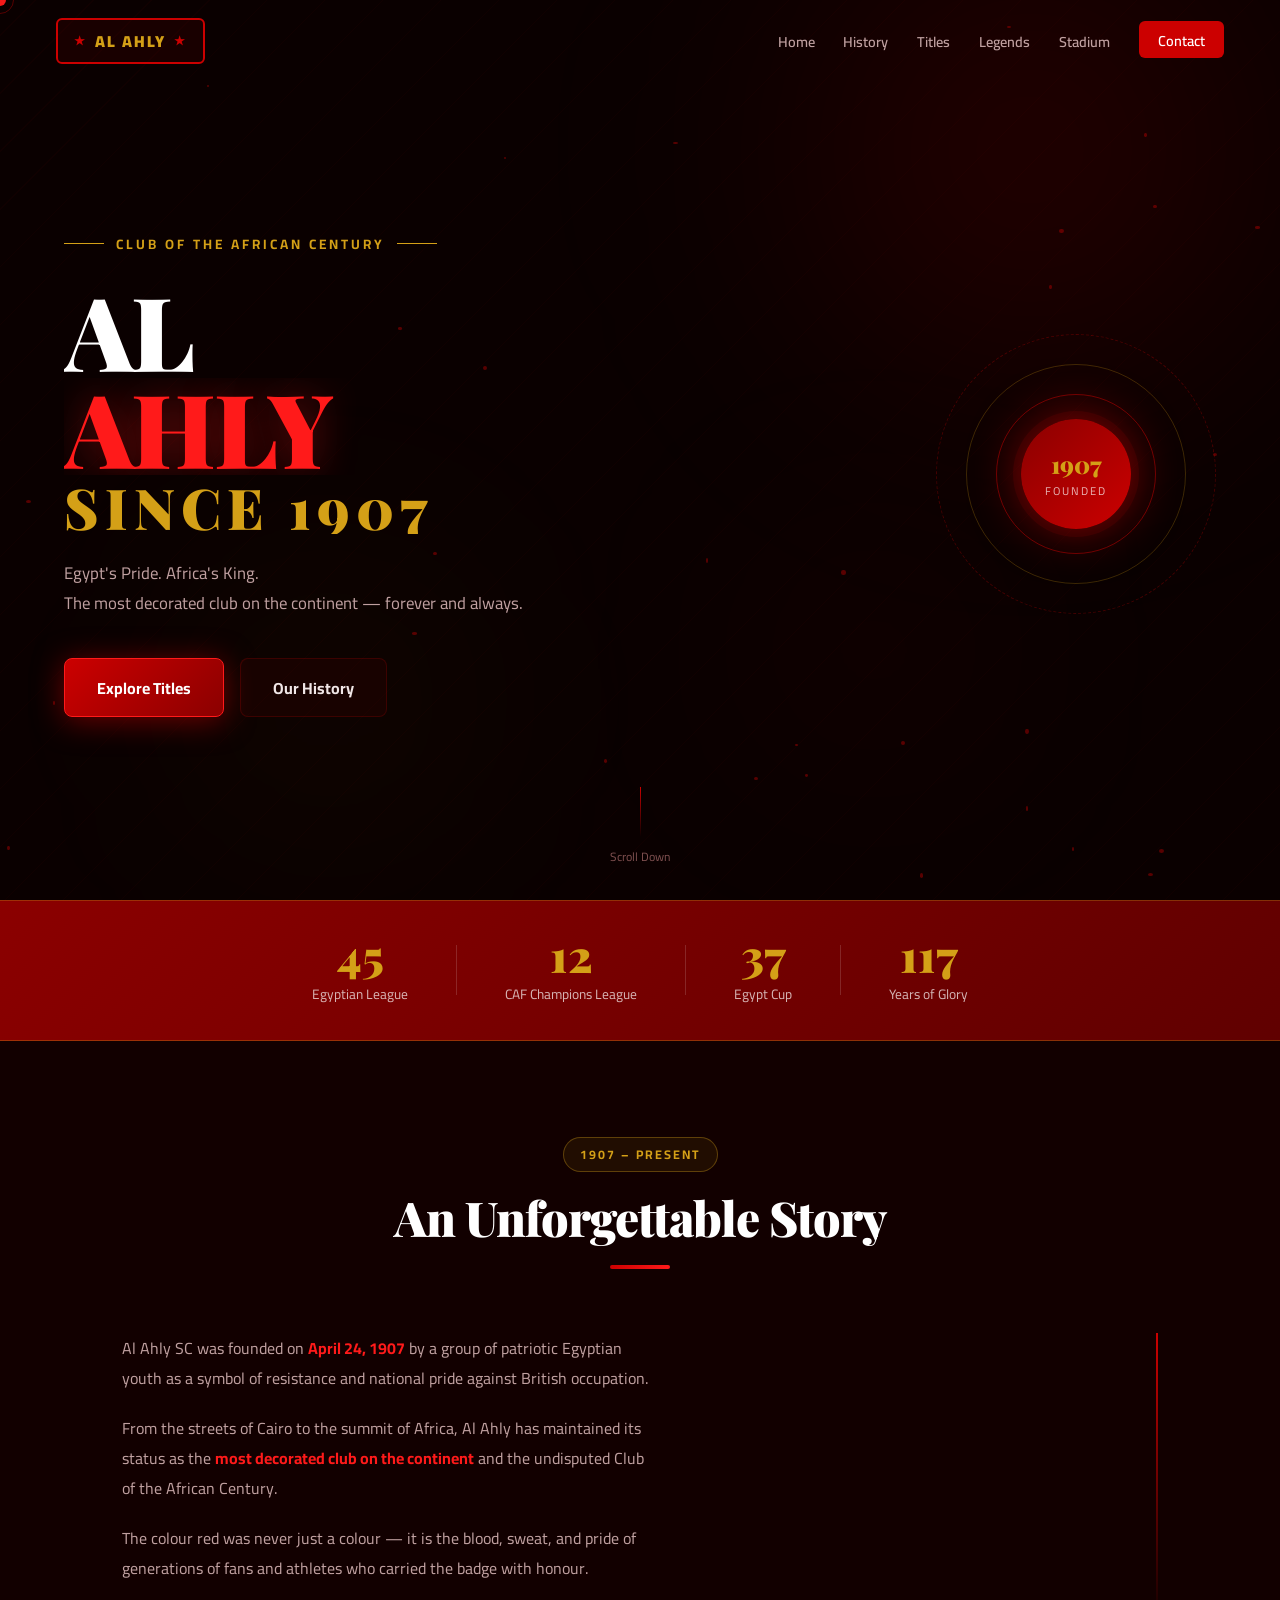
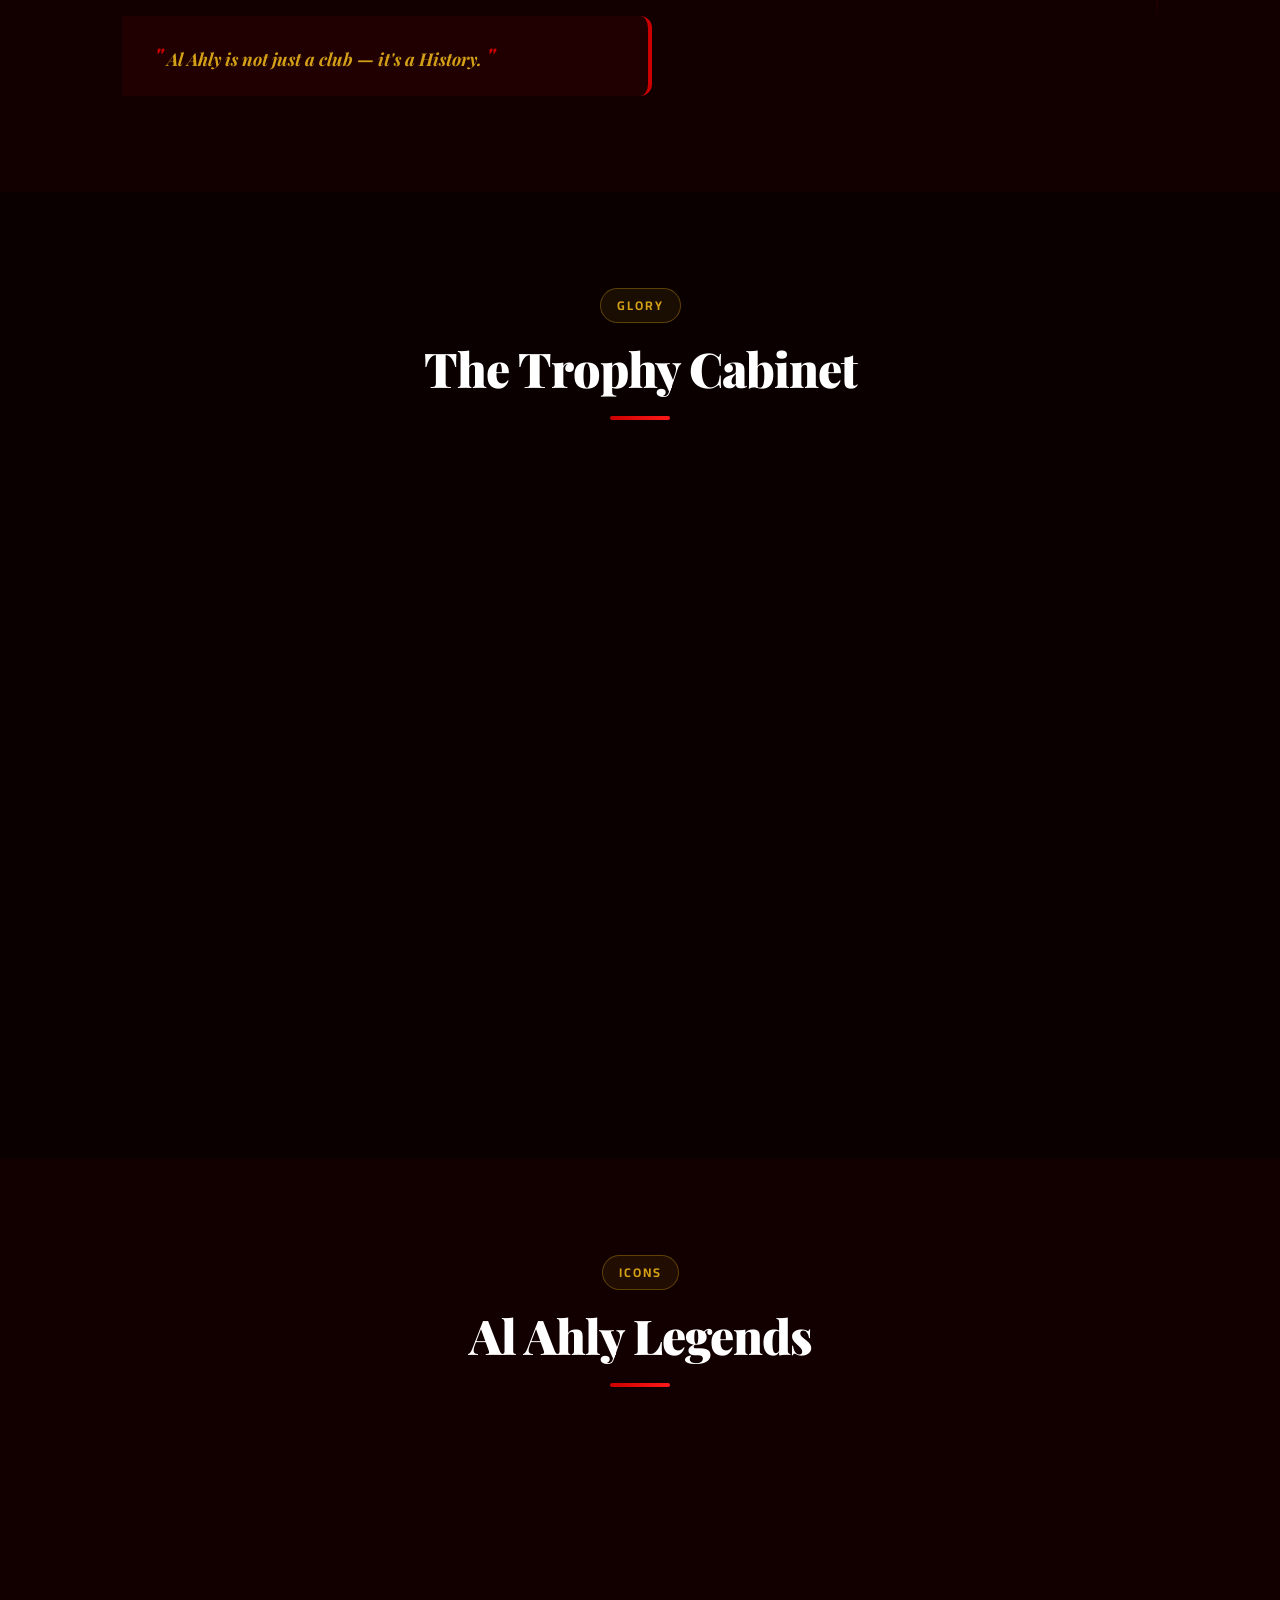
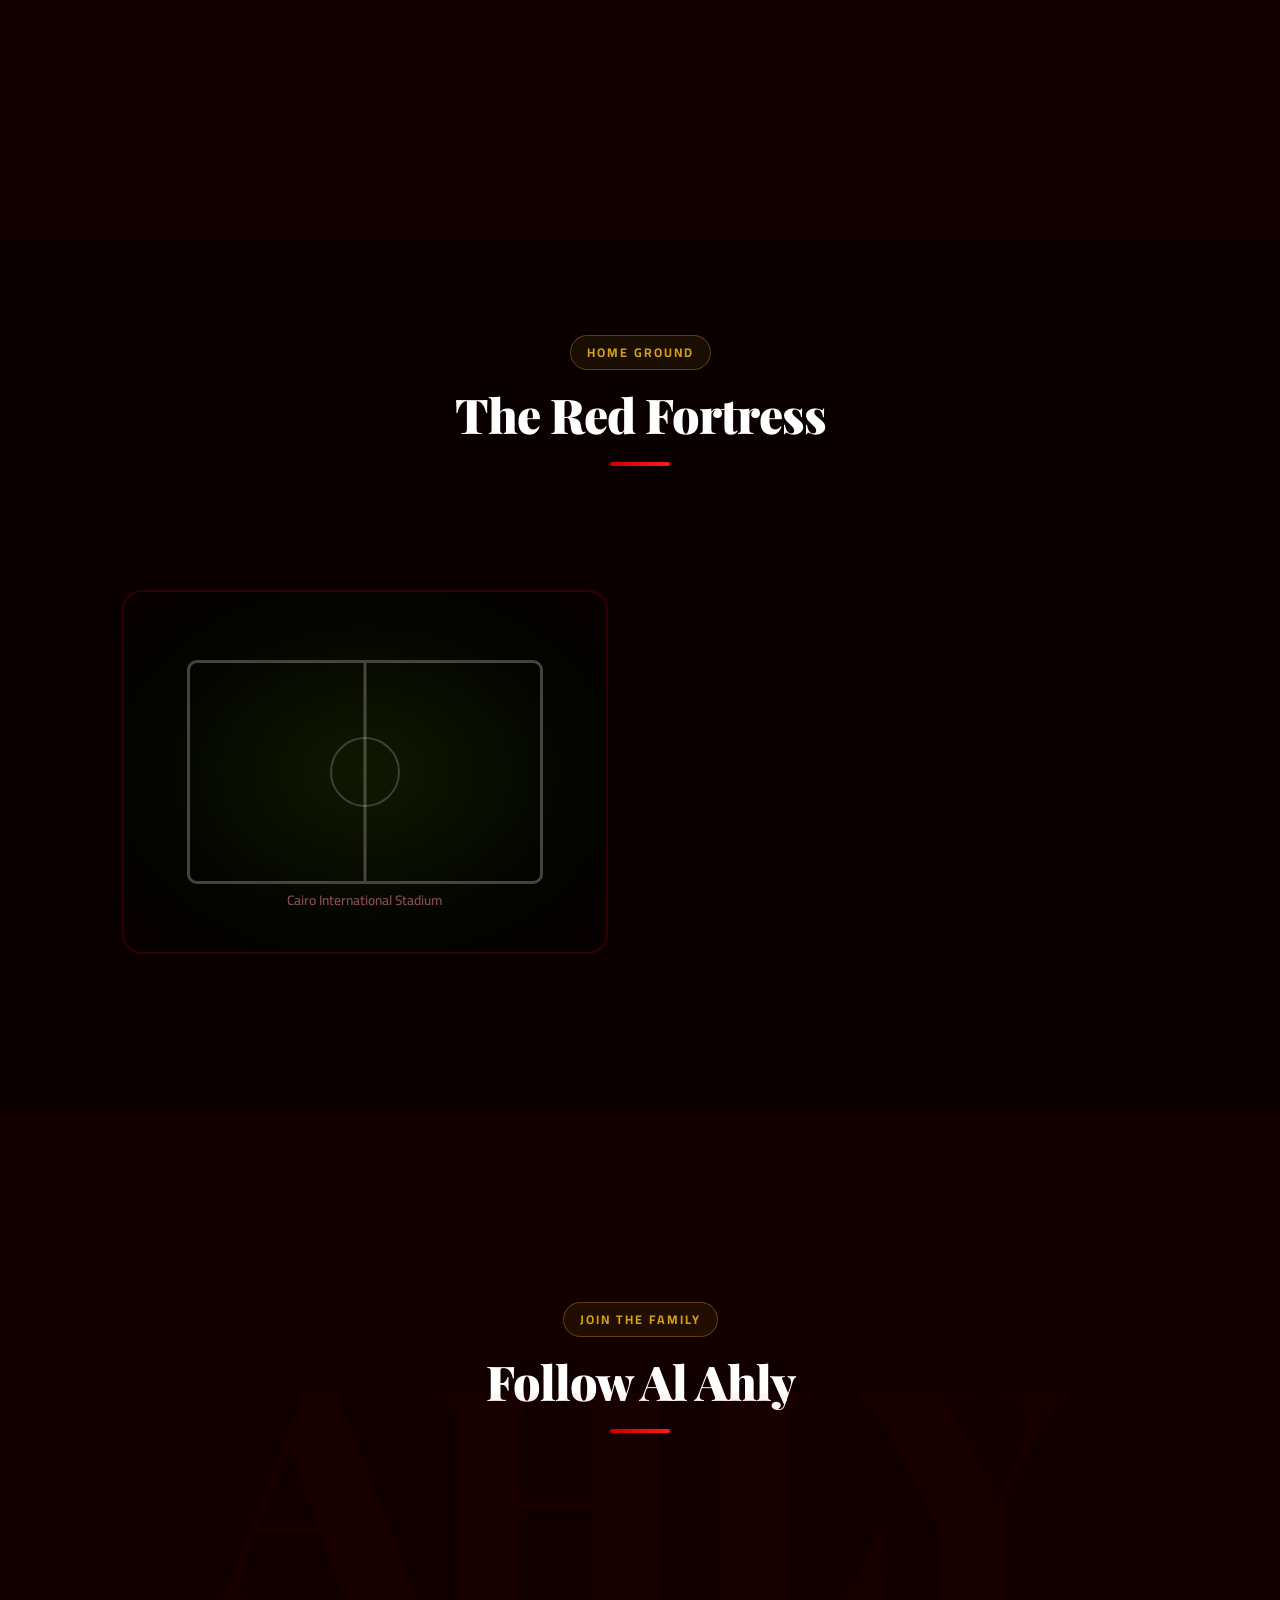
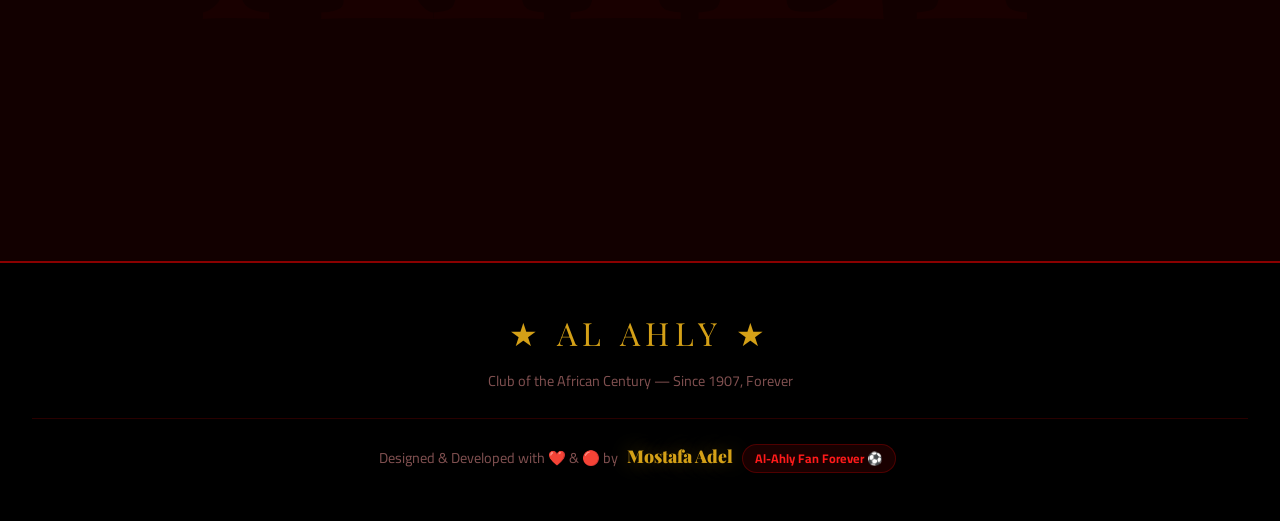
<file: index.html>
<!DOCTYPE html>
<html lang="en" dir="ltr">
<head>
  <meta charset="UTF-8"/>
  <meta name="viewport" content="width=device-width, initial-scale=1.0"/>
  <title>Al Ahly SC — The Club of the Century</title>
  <style>/* ===== RESET ===== */
*, *::before, *::after { box-sizing: border-box; margin: 0; padding: 0; }
html { scroll-behavior: smooth; }
body {
  font-family: 'Cairo', sans-serif;
  background: #0a0000;
  color: #f0e6e6;
  overflow-x: hidden;
  cursor: none;
}

/* ===== VARIABLES ===== */
:root {
  --red: #cc0000;
  --red-bright: #ff1a1a;
  --red-dark: #8b0000;
  --gold: #d4a017;
  --gold-light: #f0c040;
  --black: #0a0000;
  --surface: #120000;
  --surface2: #1a0000;
  --border: rgba(204,0,0,0.2);
  --text: #f0e6e6;
  --text-muted: #c0a0a0;
  --text-dim: #805050;
  --radius: 14px;
  --tr: 0.35s cubic-bezier(0.4,0,0.2,1);
}

/* ===== CURSOR ===== */
.cursor {
  position: fixed; width: 12px; height: 12px;
  background: var(--red-bright); border-radius: 50%;
  pointer-events: none; z-index: 9999;
  transform: translate(-50%,-50%);
  transition: width 0.2s, height 0.2s, background 0.2s;
  mix-blend-mode: difference;
}
.cursor.hover { width: 28px; height: 28px; background: var(--gold); }
.cursor-trail {
  position: fixed; width: 28px; height: 28px;
  border: 1px solid rgba(204,0,0,0.4); border-radius: 50%;
  pointer-events: none; z-index: 9998;
  transform: translate(-50%,-50%);
  transition: left 0.12s ease, top 0.12s ease;
}

/* ===== NAVBAR ===== */
.navbar {
  position: fixed; inset: 0 0 auto;
  display: flex; align-items: center; justify-content: space-between;
  padding: 1.1rem 3.5rem; z-index: 100;
  background: transparent;
  transition: background var(--tr), box-shadow var(--tr);
}
.navbar.scrolled {
  background: rgba(10,0,0,0.94);
  backdrop-filter: blur(14px);
  box-shadow: 0 1px 0 var(--border);
}
.logo-emblem {
  border: 2px solid var(--red);
  padding: 6px 16px; border-radius: 6px;
  position: relative;
  background: rgba(204,0,0,0.08);
}
.emblem-inner {
  display: flex; align-items: center; gap: 8px;
  font-family: 'Cairo', sans-serif;
  font-size: 1rem; font-weight: 900; color: var(--gold);
  letter-spacing: 2px;
}
.emblem-star { color: var(--red); font-size: 0.75rem; }
.nav-links { display: flex; gap: 1.8rem; list-style: none; }
.nav-links a {
  color: var(--text-muted); text-decoration: none;
  font-size: 0.9rem; font-weight: 600;
  transition: color var(--tr);
  position: relative; padding-bottom: 3px;
}
.nav-links a::after {
  content: ''; position: absolute; bottom: 0; left: 50%; right: 50%;
  height: 2px; background: var(--red);
  transition: left var(--tr), right var(--tr);
}
.nav-links a:hover { color: #fff; }
.nav-links a:hover::after { left: 0; right: 0; }
.nav-cta {
  background: var(--red) !important; color: #fff !important;
  padding: 0.4rem 1.2rem; border-radius: 6px;
}
.nav-cta:hover { background: var(--red-bright) !important; }
.nav-cta::after { display: none !important; }
.hamburger { display: none; background: none; border: none; color: var(--text); font-size: 1.4rem; cursor: none; }

/* MOBILE MENU */
.mobile-menu {
  display: none; position: fixed; inset: 0; z-index: 99;
  background: rgba(10,0,0,0.98);
  flex-direction: column; align-items: center; justify-content: center;
}
.mobile-menu.open { display: flex; }
.close-mobile {
  position: absolute; top: 1.5rem; left: 1.5rem;
  background: none; border: none; color: var(--text); font-size: 1.5rem; cursor: none;
}
.mobile-menu ul { list-style: none; text-align: center; }
.mobile-menu ul li { margin: 1.2rem 0; }
.mobile-menu ul li a {
  font-size: 2rem; font-weight: 900;
  color: var(--text); text-decoration: none;
  transition: color var(--tr);
}
.mobile-menu ul li a:hover { color: var(--red-bright); }

/* ===== HERO ===== */
.hero {
  min-height: 100vh;
  display: flex; align-items: center; justify-content: space-between;
  position: relative; overflow: hidden;
  padding: 7rem 4rem 4rem;
}
.hero-bg { position: absolute; inset: 0; z-index: 0; }
.diagonal-lines {
  position: absolute; inset: 0;
  background-image: repeating-linear-gradient(
    -45deg,
    transparent,
    transparent 40px,
    rgba(204,0,0,0.03) 40px,
    rgba(204,0,0,0.03) 41px
  );
}
.hero-glow {
  position: absolute; border-radius: 50%;
  filter: blur(120px); pointer-events: none;
}
.g1 { width:700px; height:700px; background:radial-gradient(circle,rgba(204,0,0,0.18),transparent 65%); top:-200px; right:-100px; }
.g2 { width:400px; height:400px; background:radial-gradient(circle,rgba(212,160,23,0.07),transparent 65%); bottom:0; left:10%; }
.g3 { width:300px; height:300px; background:radial-gradient(circle,rgba(204,0,0,0.12),transparent 65%); bottom:100px; right:20%; }
.particles { position: absolute; inset: 0; }
.particle {
  position: absolute; background: var(--red);
  border-radius: 50%; opacity: 0.4;
  animation: floatParticle linear infinite;
}
@keyframes floatParticle {
  0% { transform: translateY(0) scale(1); opacity: 0.4; }
  50% { opacity: 0.8; }
  100% { transform: translateY(-80vh) scale(0.5); opacity: 0; }
}

.hero-content { position: relative; z-index: 1; max-width: 600px; }
.hero-eyebrow {
  display: flex; align-items: center; gap: 12px;
  color: var(--gold); font-size: 0.85rem; font-weight: 700;
  letter-spacing: 3px; text-transform: uppercase; margin-bottom: 1.5rem;
}
.eyebrow-line { flex: 0 0 40px; height: 1px; background: var(--gold); }
.hero-title {
  display: flex; flex-direction: column;
  font-family: 'Playfair Display', 'Cairo', serif;
  font-size: clamp(3.5rem, 8vw, 7rem);
  font-weight: 900; line-height: 0.95;
  color: #fff; letter-spacing: -2px; margin-bottom: 1.5rem;
}
.title-line { display: block; overflow: hidden; }
.line-1 { animation: slideIn 0.8s ease 0.1s both; color: #fff; }
.line-2 { animation: slideIn 0.8s ease 0.25s both; color: var(--red-bright); text-shadow: 0 0 40px rgba(255,26,26,0.4); }
.line-3 { animation: slideIn 0.8s ease 0.4s both; color: var(--gold); font-size: 0.55em; letter-spacing: 6px; text-transform: uppercase; margin-top: 0.3rem; }
@keyframes slideIn {
  from { transform: translateY(100%); opacity: 0; }
  to { transform: translateY(0); opacity: 1; }
}
.hero-sub {
  font-size: 1.05rem; color: var(--text-muted); line-height: 1.8;
  margin-bottom: 2.5rem; animation: fadeIn 0.8s ease 0.6s both;
}
@keyframes fadeIn { from { opacity: 0; transform: translateY(15px); } to { opacity: 1; transform: translateY(0); } }
.hero-btns { display: flex; gap: 1rem; flex-wrap: wrap; animation: fadeIn 0.8s ease 0.75s both; }
.btn-fire, .btn-ghost {
  padding: 0.85rem 2rem; border-radius: 8px;
  font-weight: 700; font-size: 1rem; text-decoration: none;
  display: inline-block; transition: all var(--tr); font-family: 'Cairo', sans-serif;
}
.btn-fire {
  background: linear-gradient(135deg, var(--red), var(--red-dark));
  color: #fff; box-shadow: 0 4px 30px rgba(204,0,0,0.5);
  border: 1px solid var(--red-bright);
}
.btn-fire:hover { transform: translateY(-3px); box-shadow: 0 8px 40px rgba(204,0,0,0.7); background: linear-gradient(135deg, var(--red-bright), var(--red)); }
.btn-ghost {
  border: 1px solid var(--border); color: var(--text);
  background: rgba(204,0,0,0.06);
}
.btn-ghost:hover { border-color: var(--red); color: var(--red-bright); transform: translateY(-3px); }

/* BADGE */
.hero-badge-wrap {
  position: relative; z-index: 1;
  display: flex; align-items: center; justify-content: center;
  width: 280px; height: 280px; flex-shrink: 0;
  animation: fadeIn 1s ease 0.5s both;
}
.badge-ring {
  position: absolute; border-radius: 50%;
  border: 1px solid rgba(204,0,0,0.3);
  animation: rotateBadge linear infinite;
}
.r1 { width: 280px; height: 280px; animation-duration: 25s; border-style: dashed; }
.r2 { width: 220px; height: 220px; animation-duration: 18s; animation-direction: reverse; border-color: rgba(212,160,23,0.25); }
.r3 { width: 160px; height: 160px; animation-duration: 12s; border-color: rgba(204,0,0,0.5); }
@keyframes rotateBadge { from { transform: rotate(0deg); } to { transform: rotate(360deg); } }
.badge-center {
  position: relative; z-index: 2;
  width: 110px; height: 110px;
  background: linear-gradient(135deg, var(--red-dark), var(--red));
  border-radius: 50%; display: flex; flex-direction: column;
  align-items: center; justify-content: center;
  box-shadow: 0 0 50px rgba(204,0,0,0.6), 0 0 0 8px rgba(204,0,0,0.1);
}
.badge-year { font-family: 'Playfair Display', serif; font-size: 1.5rem; font-weight: 900; color: var(--gold); }
.badge-label { font-size: 0.7rem; color: rgba(255,255,255,0.7); letter-spacing: 2px; }

/* SCROLL HINT */
.hero-scroll-hint {
  position: absolute; bottom: 2rem; left: 50%; transform: translateX(-50%);
  display: flex; flex-direction: column; align-items: center; gap: 8px;
  color: var(--text-dim); font-size: 0.75rem; z-index: 1;
}
.scroll-line {
  width: 1px; height: 50px;
  background: linear-gradient(to bottom, var(--red), transparent);
  animation: scrollPulse 2s ease infinite;
}
@keyframes scrollPulse {
  0%,100% { opacity: 0.3; transform: scaleY(1); }
  50% { opacity: 1; transform: scaleY(1.2); }
}

/* ===== STATS BAR ===== */
.stats-bar {
  background: linear-gradient(135deg, var(--red-dark), #600000);
  border-top: 1px solid rgba(212,160,23,0.3);
  border-bottom: 1px solid rgba(212,160,23,0.3);
  padding: 2rem 0;
}
.stats-container {
  max-width: 900px; margin: 0 auto;
  display: flex; align-items: center; justify-content: center;
  gap: 3rem; flex-wrap: wrap; padding: 0 2rem;
}
.stat-item { text-align: center; }
.stat-number {
  display: block;
  font-family: 'Playfair Display', serif;
  font-size: 2.8rem; font-weight: 900; color: var(--gold);
  line-height: 1;
}
.stat-label { font-size: 0.85rem; color: rgba(255,255,255,0.7); margin-top: 4px; }
.stat-div { width: 1px; height: 50px; background: rgba(255,255,255,0.15); }

/* ===== SECTIONS ===== */
.section { padding: 6rem 0; }
.container { max-width: 1100px; margin: 0 auto; padding: 0 2rem; }
.section-header { text-align: center; margin-bottom: 4rem; }
.section-tag {
  display: inline-block;
  color: var(--gold); border: 1px solid rgba(212,160,23,0.35);
  background: rgba(212,160,23,0.08);
  padding: 5px 16px; border-radius: 999px;
  font-size: 0.78rem; font-weight: 700; letter-spacing: 2px;
  text-transform: uppercase; margin-bottom: 0.8rem;
}
.section-title {
  font-family: 'Playfair Display', 'Cairo', serif;
  font-size: clamp(2rem, 4vw, 3rem);
  font-weight: 900; color: #fff;
  letter-spacing: -1px;
}
.title-underline {
  width: 60px; height: 4px;
  background: linear-gradient(to right, var(--red), var(--red-bright));
  margin: 1rem auto 0; border-radius: 2px;
}

/* ===== HISTORY ===== */
.history-section { background: var(--surface); }
.history-grid { display: grid; grid-template-columns: 1.2fr 1fr; gap: 4rem; align-items: start; }
.history-text p {
  color: var(--text-muted); line-height: 1.9; margin-bottom: 1.2rem; font-size: 1rem;
}
.history-text strong { color: var(--red-bright); }
.history-quote {
  margin-top: 2rem; padding: 1.5rem 2rem;
  border-right: 4px solid var(--red);
  background: rgba(204,0,0,0.07);
  border-radius: 0 12px 12px 0;
  color: var(--gold); font-size: 1.1rem; font-weight: 700;
  font-family: 'Playfair Display', serif;
  font-style: italic;
}
.quote-mark { color: var(--red); font-size: 1.5rem; }
/* TIMELINE */
.history-timeline { position: relative; padding-right: 2rem; }
.history-timeline::before {
  content: ''; position: absolute; right: 0; top: 0; bottom: 0;
  width: 2px; background: linear-gradient(to bottom, var(--red), transparent);
}
.htl-item {
  display: grid; grid-template-columns: auto 20px 1fr;
  gap: 1rem; align-items: center; margin-bottom: 2rem;
}
.htl-year {
  font-family: 'Playfair Display', serif;
  font-size: 1rem; font-weight: 900; color: var(--gold); text-align: right;
}
.htl-dot {
  width: 14px; height: 14px; border-radius: 50%;
  background: var(--red); border: 2px solid var(--red-bright);
  box-shadow: 0 0 12px rgba(204,0,0,0.6);
  justify-self: center;
}
.htl-desc { color: var(--text-muted); font-size: 0.88rem; }

/* ===== TITLES ===== */
.titles-section { background: var(--black); }
.titles-grid {
  display: grid;
  grid-template-columns: 1.6fr 1fr 1fr;
  grid-template-rows: auto auto;
  gap: 1.5rem;
}
.title-card {
  background: var(--surface2); border: 1px solid var(--border);
  border-radius: var(--radius); padding: 2rem;
  text-align: center; transition: all var(--tr);
  position: relative; overflow: hidden;
}
.title-card::before {
  content: ''; position: absolute; inset: 0;
  background: linear-gradient(135deg, rgba(204,0,0,0.05), transparent);
  opacity: 0; transition: opacity var(--tr);
}
.title-card:hover { transform: translateY(-6px); border-color: var(--red); box-shadow: 0 16px 40px rgba(204,0,0,0.25); }
.title-card:hover::before { opacity: 1; }
.title-card.big { grid-column: 1; grid-row: 1 / 3; padding: 3rem 2rem; }
.title-trophy {
  font-size: 2.5rem; color: var(--gold); margin-bottom: 1rem;
  filter: drop-shadow(0 0 10px rgba(212,160,23,0.4));
}
.title-trophy.africa { color: var(--red-bright); filter: drop-shadow(0 0 10px rgba(204,0,0,0.5)); }
.title-trophy.cup { color: #c0c0c0; }
.title-trophy.super { color: var(--gold-light); }
.title-trophy.arab { color: #cd7f32; }
.title-card.big .title-trophy { font-size: 4rem; }
.title-number {
  font-family: 'Playfair Display', serif;
  font-size: 3.5rem; font-weight: 900; color: #fff; line-height: 1;
}
.title-card.big .title-number { font-size: 6rem; color: var(--gold); text-shadow: 0 0 30px rgba(212,160,23,0.3); }
.title-name { font-size: 0.95rem; font-weight: 700; color: var(--text-muted); margin-top: 0.5rem; }
.title-sub { font-size: 0.75rem; color: var(--red-bright); margin-top: 0.3rem; font-weight: 600; }
.title-stars { color: var(--gold); font-size: 0.9rem; margin-top: 0.8rem; letter-spacing: 2px; }

/* ===== LEGENDS ===== */
.legends-section { background: var(--surface); }
.legends-grid {
  display: grid;
  grid-template-columns: repeat(4, 1fr);
  gap: 1.5rem;
}
.legend-card {
  background: var(--surface2); border: 1px solid var(--border);
  border-radius: var(--radius); padding: 2rem 1.5rem;
  text-align: center; transition: all var(--tr);
  position: relative; overflow: hidden;
}
.legend-card:hover { transform: translateY(-6px); border-color: var(--red); box-shadow: 0 16px 40px rgba(204,0,0,0.3); }
.legend-card.featured-legend {
  border-color: var(--gold);
  background: linear-gradient(160deg, #1a0000, #0d0500);
}
.legend-card.featured-legend:hover { border-color: var(--gold-light); box-shadow: 0 16px 40px rgba(212,160,23,0.3); }
.legend-crown {
  position: absolute; top: 1rem; right: 1rem;
  color: var(--gold); font-size: 1rem;
}
.legend-num {
  position: absolute; top: 1rem; left: 1rem;
  font-family: 'Playfair Display', serif;
  font-size: 2rem; font-weight: 900;
  color: rgba(255,255,255,0.08);
}
.legend-avatar {
  width: 80px; height: 80px;
  background: linear-gradient(135deg, var(--red-dark), var(--surface));
  border-radius: 50%; margin: 0 auto 1rem;
  display: flex; align-items: center; justify-content: center;
  font-size: 2rem; color: rgba(255,255,255,0.3);
  border: 2px solid var(--border);
}
.legend-avatar.king {
  background: linear-gradient(135deg, var(--red-dark), #6b0000);
  border-color: var(--gold);
  color: var(--gold);
}
.legend-card h3 {
  font-family: 'Cairo', sans-serif;
  font-size: 1.05rem; font-weight: 900; color: #fff; margin-bottom: 5px;
}
.legend-card p { font-size: 0.82rem; color: var(--text-muted); margin-bottom: 0.8rem; }
.legend-years {
  display: inline-block;
  background: rgba(204,0,0,0.12); border: 1px solid var(--border);
  color: var(--red-bright); padding: 3px 12px; border-radius: 999px;
  font-size: 0.75rem; font-weight: 600;
}
.featured-legend .legend-years { background: rgba(212,160,23,0.1); border-color: rgba(212,160,23,0.3); color: var(--gold); }

/* ===== STADIUM ===== */
.stadium-section { background: var(--black); }
.stadium-content { display: grid; grid-template-columns: 1fr 1fr; gap: 4rem; align-items: center; }
.stadium-visual { position: relative; }
.stadium-shape {
  border-radius: 20px; overflow: hidden;
  border: 2px solid var(--border);
  background: radial-gradient(ellipse at center, #001a00 0%, #000500 60%, var(--black) 100%);
  padding: 3rem 2rem; aspect-ratio: 4/3;
  display: flex; align-items: center; justify-content: center;
}
.field {
  width: 85%; height: 85%;
  border: 3px solid rgba(255,255,255,0.25);
  border-radius: 10px; position: relative;
  display: flex; align-items: center; justify-content: center;
}
.field::before {
  content: ''; position: absolute;
  top: 0; bottom: 0; left: 50%; width: 3px;
  background: rgba(255,255,255,0.25); transform: translateX(-50%);
}
.center-circle {
  width: 70px; height: 70px;
  border: 2px solid rgba(255,255,255,0.2);
  border-radius: 50%;
}
.field-label {
  position: absolute; bottom: -2rem;
  font-size: 0.85rem; color: var(--text-dim); font-weight: 600;
  white-space: nowrap;
}
.stadium-glow {
  position: absolute; inset: -20px;
  background: radial-gradient(ellipse at center, rgba(204,0,0,0.08), transparent 70%);
  pointer-events: none;
}
.info-item {
  display: flex; align-items: flex-start; gap: 1.2rem;
  padding: 1.4rem; border-radius: var(--radius);
  border: 1px solid var(--border); background: var(--surface2);
  margin-bottom: 1rem; transition: all var(--tr);
}
.info-item:hover { border-color: var(--red); transform: translateX(-4px); }
.info-item i { font-size: 1.4rem; color: var(--red-bright); margin-top: 2px; flex-shrink: 0; }
.info-item h4 { font-size: 0.85rem; color: var(--text-dim); margin-bottom: 3px; }
.info-item p { font-size: 0.95rem; color: var(--text); font-weight: 600; }

/* ===== CONTACT ===== */
.contact-section { background: var(--surface); position: relative; overflow: hidden; }
.contact-inner { position: relative; z-index: 1; padding: 6rem 2rem; max-width: 1100px; margin: 0 auto; }
.contact-bg-text {
  position: absolute; top: 50%; left: 50%;
  transform: translate(-50%,-50%);
  font-family: 'Playfair Display', serif;
  font-size: 20rem; font-weight: 900;
  color: rgba(204,0,0,0.04); white-space: nowrap;
  pointer-events: none; z-index: 0; user-select: none;
}
.contact-grid {
  display: grid; grid-template-columns: repeat(4, 1fr);
  gap: 1.2rem; position: relative; z-index: 1;
}
.contact-card {
  background: var(--surface2); border: 1px solid var(--border);
  border-radius: var(--radius); padding: 2rem 1rem;
  display: flex; flex-direction: column; align-items: center; gap: 0.6rem;
  text-decoration: none; color: var(--text-muted);
  text-align: center; transition: all var(--tr);
}
.contact-card:hover {
  border-color: var(--red); color: #fff;
  transform: translateY(-6px); box-shadow: 0 16px 40px rgba(204,0,0,0.25);
}
.contact-card i { font-size: 1.8rem; color: var(--red-bright); }
.contact-card span { font-size: 0.95rem; font-weight: 700; color: #fff; }
.c-sub { font-size: 0.78rem; color: var(--text-dim); }

/* ===== FOOTER ===== */
.footer {
  background: #000;
  border-top: 2px solid var(--red-dark);
  text-align: center; padding: 3rem 2rem;
}
.footer-logo {
  font-family: 'Playfair Display', serif;
  font-size: 2rem; color: var(--gold);
  letter-spacing: 6px; margin-bottom: 0.8rem;
}
.footer p { color: var(--text-dim); font-size: 0.9rem; margin-bottom: 4px; }
.footer-copy { color: var(--red-dark) !important; margin-top: 1rem; }

/* ===== REVEAL ===== */
.reveal { opacity: 0; transform: translateY(30px); transition: opacity 0.7s ease, transform 0.7s ease; }
.reveal.visible { opacity: 1; transform: translateY(0); }

/* ===== RESPONSIVE ===== */
@media (max-width: 1000px) {
  .history-grid, .stadium-content { grid-template-columns: 1fr; gap: 2.5rem; }
  .titles-grid { grid-template-columns: 1fr 1fr; }
  .title-card.big { grid-column: 1 / 3; grid-row: auto; }
  .legends-grid { grid-template-columns: repeat(2, 1fr); }
  .contact-grid { grid-template-columns: repeat(2, 1fr); }
}
@media (max-width: 700px) {
  .navbar { padding: 1rem 1.5rem; }
  .nav-links { display: none; }
  .hamburger { display: block; }
  .hero { flex-direction: column; padding: 6rem 1.5rem 3rem; align-items: flex-start; }
  .hero-badge-wrap { display: none; }
  .titles-grid { grid-template-columns: 1fr; }
  .title-card.big { grid-column: 1; }
  .legends-grid { grid-template-columns: 1fr 1fr; }
  .contact-grid { grid-template-columns: 1fr 1fr; }
  .cursor, .cursor-trail { display: none; }
  body { cursor: auto; }
  a, button { cursor: pointer; }
}
@media (max-width: 480px) {
  .legends-grid { grid-template-columns: 1fr; }
  .contact-grid { grid-template-columns: 1fr; }
  .hero-title { font-size: 3.5rem; }
}

/* ===== UPDATED FOOTER CREDIT ===== */
.footer-credit {
  margin-top: 1.5rem;
  padding-top: 1.2rem;
  border-top: 1px solid rgba(204,0,0,0.2);
  font-size: 0.9rem;
  color: var(--text-dim);
}
.credit-name {
  color: var(--gold);
  font-weight: 900;
  font-family: 'Playfair Display', serif;
  font-size: 1.1rem;
  margin: 0 6px;
  text-shadow: 0 0 20px rgba(212,160,23,0.4);
}
.credit-badge {
  display: inline-block;
  background: rgba(204,0,0,0.12);
  border: 1px solid rgba(204,0,0,0.3);
  color: var(--red-bright);
  padding: 2px 12px;
  border-radius: 999px;
  font-size: 0.78rem;
  font-weight: 700;
  margin-top: 6px;
  margin-right: 6px;
}
</style>
  <link href="https://fonts.googleapis.com/css2?family=Cairo:wght@300;400;600;700;900&family=Playfair+Display:wght@700;900&display=swap" rel="stylesheet"/>
  <link rel="stylesheet" href="https://cdnjs.cloudflare.com/ajax/libs/font-awesome/6.5.0/css/all.min.css"/>
</head>
<body>

  <div class="cursor" id="cursor"></div>
  <div class="cursor-trail" id="cursorTrail"></div>

  <!-- NAV -->
  <nav class="navbar" id="navbar">
    <div class="nav-logo">
      <div class="logo-emblem">
        <div class="emblem-inner">
          <span class="emblem-star">★</span>
          <span class="emblem-text">AL AHLY</span>
          <span class="emblem-star">★</span>
        </div>
      </div>
    </div>
    <ul class="nav-links">
      <li><a href="#hero">Home</a></li>
      <li><a href="#history">History</a></li>
      <li><a href="#titles">Titles</a></li>
      <li><a href="#legends">Legends</a></li>
      <li><a href="#stadium">Stadium</a></li>
      <li><a href="#contact" class="nav-cta">Contact</a></li>
    </ul>
    <button class="hamburger" id="hamburger"><i class="fas fa-bars"></i></button>
  </nav>

  <!-- MOBILE MENU -->
  <div class="mobile-menu" id="mobileMenu">
    <button class="close-mobile" onclick="closeMobile()"><i class="fas fa-times"></i></button>
    <ul>
      <li><a href="#hero" onclick="closeMobile()">Home</a></li>
      <li><a href="#history" onclick="closeMobile()">History</a></li>
      <li><a href="#titles" onclick="closeMobile()">Titles</a></li>
      <li><a href="#legends" onclick="closeMobile()">Legends</a></li>
      <li><a href="#stadium" onclick="closeMobile()">Stadium</a></li>
      <li><a href="#contact" onclick="closeMobile()">Contact</a></li>
    </ul>
  </div>

  <!-- HERO -->
  <section class="hero" id="hero">
    <div class="hero-bg">
      <div class="diagonal-lines"></div>
      <div class="hero-glow g1"></div>
      <div class="hero-glow g2"></div>
      <div class="hero-glow g3"></div>
      <div class="particles" id="particles"></div>
    </div>
    <div class="hero-content">
      <div class="hero-eyebrow">
        <span class="eyebrow-line"></span>
        <span>Club of the African Century</span>
        <span class="eyebrow-line"></span>
      </div>
      <h1 class="hero-title">
        <span class="title-line line-1">AL</span>
        <span class="title-line line-2">AHLY</span>
        <span class="title-line line-3">SINCE 1907</span>
      </h1>
      <p class="hero-sub">
        Egypt's Pride. Africa's King.<br/>
        The most decorated club on the continent — forever and always.
      </p>
      <div class="hero-btns">
        <a href="#titles" class="btn-fire">Explore Titles</a>
        <a href="#history" class="btn-ghost">Our History</a>
      </div>
    </div>
    <div class="hero-badge-wrap">
      <div class="badge-ring r1"></div>
      <div class="badge-ring r2"></div>
      <div class="badge-ring r3"></div>
      <div class="badge-center">
        <div class="badge-year">1907</div>
        <div class="badge-label">FOUNDED</div>
      </div>
    </div>
    <div class="hero-scroll-hint">
      <div class="scroll-line"></div>
      <span>Scroll Down</span>
    </div>
  </section>

  <!-- STATS BAR -->
  <section class="stats-bar">
    <div class="stats-container">
      <div class="stat-item">
        <span class="stat-number" data-target="45">0</span>
        <span class="stat-label">Egyptian League</span>
      </div>
      <div class="stat-div"></div>
      <div class="stat-item">
        <span class="stat-number" data-target="12">0</span>
        <span class="stat-label">CAF Champions League</span>
      </div>
      <div class="stat-div"></div>
      <div class="stat-item">
        <span class="stat-number" data-target="37">0</span>
        <span class="stat-label">Egypt Cup</span>
      </div>
      <div class="stat-div"></div>
      <div class="stat-item">
        <span class="stat-number" data-target="117">0</span>
        <span class="stat-label">Years of Glory</span>
      </div>
    </div>
  </section>

  <!-- HISTORY -->
  <section class="section history-section" id="history">
    <div class="container">
      <div class="section-header">
        <span class="section-tag">1907 – Present</span>
        <h2 class="section-title">An Unforgettable Story</h2>
        <div class="title-underline"></div>
      </div>
      <div class="history-grid">
        <div class="history-text">
          <p>Al Ahly SC was founded on <strong>April 24, 1907</strong> by a group of patriotic Egyptian youth as a symbol of resistance and national pride against British occupation.</p>
          <p>From the streets of Cairo to the summit of Africa, Al Ahly has maintained its status as the <strong>most decorated club on the continent</strong> and the undisputed Club of the African Century.</p>
          <p>The colour red was never just a colour — it is the blood, sweat, and pride of generations of fans and athletes who carried the badge with honour.</p>
          <div class="history-quote">
            <span class="quote-mark">"</span>
            Al Ahly is not just a club — it's a History.
            <span class="quote-mark">"</span>
          </div>
        </div>
        <div class="history-timeline">
          <div class="htl-item">
            <div class="htl-year">1907</div>
            <div class="htl-dot"></div>
            <div class="htl-desc">Founded by patriotic Egyptian youth</div>
          </div>
          <div class="htl-item">
            <div class="htl-year">1949</div>
            <div class="htl-dot"></div>
            <div class="htl-desc">First official Egyptian League title</div>
          </div>
          <div class="htl-item">
            <div class="htl-year">1982</div>
            <div class="htl-dot"></div>
            <div class="htl-desc">First African championship title</div>
          </div>
          <div class="htl-item">
            <div class="htl-year">2006</div>
            <div class="htl-dot"></div>
            <div class="htl-desc">Named Club of the African Century by CAF</div>
          </div>
          <div class="htl-item">
            <div class="htl-year">2023</div>
            <div class="htl-dot"></div>
            <div class="htl-desc">Record 10th CAF Champions League title</div>
          </div>
        </div>
      </div>
    </div>
  </section>

  <!-- TITLES -->
  <section class="section titles-section" id="titles">
    <div class="container">
      <div class="section-header">
        <span class="section-tag">Glory</span>
        <h2 class="section-title">The Trophy Cabinet</h2>
        <div class="title-underline"></div>
      </div>
      <div class="titles-grid">
        <div class="title-card big">
          <div class="title-trophy"><i class="fas fa-trophy"></i></div>
          <div class="title-number">42</div>
          <div class="title-name">Egyptian League</div>
          <div class="title-stars">★★★★★★★★★★</div>
        </div>
        <div class="title-card">
          <div class="title-trophy africa"><i class="fas fa-globe-africa"></i></div>
          <div class="title-number">10</div>
          <div class="title-name">CAF Champions League</div>
          <div class="title-sub">All-time record</div>
        </div>
        <div class="title-card">
          <div class="title-trophy cup"><i class="fas fa-star"></i></div>
          <div class="title-number">37</div>
          <div class="title-name">Egypt Cup</div>
          <div class="title-sub">Oldest cup in Africa</div>
        </div>
        <div class="title-card">
          <div class="title-trophy super"><i class="fas fa-crown"></i></div>
          <div class="title-number">10</div>
          <div class="title-name">CAF Super Cup</div>
          <div class="title-sub">World record</div>
        </div>
        <div class="title-card">
          <div class="title-trophy arab"><i class="fas fa-medal"></i></div>
          <div class="title-number">5</div>
          <div class="title-name">Arab Championship</div>
          <div class="title-sub">Kings of the Arab world</div>
        </div>
      </div>
    </div>
  </section>

  <!-- LEGENDS -->
  <section class="section legends-section" id="legends">
    <div class="container">
      <div class="section-header">
        <span class="section-tag">Icons</span>
        <h2 class="section-title">Al Ahly Legends</h2>
        <div class="title-underline"></div>
      </div>
      <div class="legends-grid">
        <div class="legend-card">
          <div class="legend-num">1</div>
          <div class="legend-avatar"><i class="fas fa-user"></i></div>
          <h3>Ahmed Shobair</h3>
          <p>The Legendary Goalkeeper</p>
          <div class="legend-years">1982 – 2002</div>
        </div>
        <div class="legend-card featured-legend">
          <div class="legend-crown"><i class="fas fa-crown"></i></div>
          <div class="legend-num">8</div>
          <div class="legend-avatar king"><i class="fas fa-user"></i></div>
          <h3>El Khatib</h3>
          <p>The Complete Legend — Player & President</p>
          <div class="legend-years">1990 – 2010</div>
        </div>
        <div class="legend-card">
          <div class="legend-num">22</div>
          <div class="legend-avatar"><i class="fas fa-user"></i></div>
          <h3>Mohamed Abu Trika</h3>
          <p>The Magician of Egyptian Football</p>
          <div class="legend-years">2003 – 2013</div>
        </div>
        <div class="legend-card">
          <div class="legend-num">9</div>
          <div class="legend-avatar"><i class="fas fa-user"></i></div>
          <h3>Amr Zaki</h3>
          <p>The Rocket Striker</p>
          <div class="legend-years">2003 – 2011</div>
        </div>
      </div>
    </div>
  </section>

  <!-- STADIUM -->
  <section class="section stadium-section" id="stadium">
    <div class="container">
      <div class="section-header">
        <span class="section-tag">Home Ground</span>
        <h2 class="section-title">The Red Fortress</h2>
        <div class="title-underline"></div>
      </div>
      <div class="stadium-content">
        <div class="stadium-visual">
          <div class="stadium-shape">
            <div class="field">
              <div class="field-lines"></div>
              <div class="center-circle"></div>
              <div class="field-label">Cairo International Stadium</div>
            </div>
          </div>
          <div class="stadium-glow"></div>
        </div>
        <div class="stadium-info">
          <div class="info-item">
            <i class="fas fa-map-marker-alt"></i>
            <div>
              <h4>Location</h4>
              <p>Cairo, Arab Republic of Egypt</p>
            </div>
          </div>
          <div class="info-item">
            <i class="fas fa-users"></i>
            <div>
              <h4>Capacity</h4>
              <p>75,000 Supporters</p>
            </div>
          </div>
          <div class="info-item">
            <i class="fas fa-fire"></i>
            <div>
              <h4>Fan Base</h4>
              <p>Over 40 million fans worldwide</p>
            </div>
          </div>
          <div class="info-item">
            <i class="fas fa-flag"></i>
            <div>
              <h4>Club Colours</h4>
              <p>Red, White & Black — The Colours of Pride</p>
            </div>
          </div>
        </div>
      </div>
    </div>
  </section>

  <!-- CONTACT -->
  <section class="section contact-section" id="contact">
    <div class="contact-inner">
      <div class="contact-bg-text">AHLY</div>
      <div class="section-header">
        <span class="section-tag">Join The Family</span>
        <h2 class="section-title">Follow Al Ahly</h2>
        <div class="title-underline"></div>
      </div>
      <div class="contact-grid">
        <a href="https://www.alahly.com" target="_blank" class="contact-card">
          <i class="fas fa-globe"></i>
          <span>Official Website</span>
          <span class="c-sub">www.alahly.com</span>
        </a>
        <a href="https://facebook.com/AlAhly" target="_blank" class="contact-card">
          <i class="fab fa-facebook"></i>
          <span>Facebook</span>
          <span class="c-sub">AlAhly Official</span>
        </a>
        <a href="https://twitter.com/AlAhly" target="_blank" class="contact-card">
          <i class="fab fa-x-twitter"></i>
          <span>Twitter / X</span>
          <span class="c-sub">@AlAhly</span>
        </a>
        <a href="https://www.youtube.com/@alahly" target="_blank" class="contact-card">
          <i class="fab fa-youtube"></i>
          <span>YouTube</span>
          <span class="c-sub">Al Ahly TV</span>
        </a>
      </div>
    </div>
  </section>

  <!-- FOOTER -->
  <footer class="footer">
    <div class="footer-logo">★ AL AHLY ★</div>
    <p>Club of the African Century — Since 1907, Forever</p>
    <div class="footer-credit">
      Designed &amp; Developed with ❤️ &amp; 🔴 by
      <span class="credit-name">Mostafa Adel</span>
      <span class="credit-badge">Al-Ahly Fan Forever ⚽</span>
    </div>
  </footer>

  <script>
    const cursor = document.getElementById('cursor');
    const trail = document.getElementById('cursorTrail');
    document.addEventListener('mousemove', e => {
      cursor.style.left = e.clientX + 'px';
      cursor.style.top = e.clientY + 'px';
      setTimeout(() => {
        trail.style.left = e.clientX + 'px';
        trail.style.top = e.clientY + 'px';
      }, 80);
    });
    document.querySelectorAll('a, button').forEach(el => {
      el.addEventListener('mouseenter', () => cursor.classList.add('hover'));
      el.addEventListener('mouseleave', () => cursor.classList.remove('hover'));
    });

    const pContainer = document.getElementById('particles');
    for (let i = 0; i < 30; i++) {
      const p = document.createElement('div');
      p.className = 'particle';
      p.style.cssText = `left:${Math.random()*100}%;top:${Math.random()*100}%;width:${2+Math.random()*3}px;height:${2+Math.random()*3}px;animation-delay:${Math.random()*6}s;animation-duration:${4+Math.random()*6}s;`;
      pContainer.appendChild(p);
    }

    document.getElementById('hamburger').addEventListener('click', () => {
      document.getElementById('mobileMenu').classList.toggle('open');
    });
    function closeMobile() { document.getElementById('mobileMenu').classList.remove('open'); }

    window.addEventListener('scroll', () => {
      document.getElementById('navbar').classList.toggle('scrolled', window.scrollY > 30);
    });

    const revealObserver = new IntersectionObserver(entries => {
      entries.forEach(e => { if (e.isIntersecting) e.target.classList.add('visible'); });
    }, { threshold: 0.1 });
    document.querySelectorAll('.reveal').forEach(el => revealObserver.observe(el));

    function animateCounter(el) {
      const target = +el.dataset.target;
      let current = 0;
      const step = target / 60;
      const timer = setInterval(() => {
        current += step;
        if (current >= target) { el.textContent = target; clearInterval(timer); }
        else el.textContent = Math.floor(current);
      }, 20);
    }
    const counterObserver = new IntersectionObserver(entries => {
      entries.forEach(e => {
        if (e.isIntersecting) {
          e.target.querySelectorAll('.stat-number').forEach(animateCounter);
          counterObserver.unobserve(e.target);
        }
      });
    }, { threshold: 0.3 });
    const statsBar = document.querySelector('.stats-bar');
    if (statsBar) counterObserver.observe(statsBar);

    document.querySelectorAll('.title-card, .legend-card, .htl-item, .info-item, .contact-card')
      .forEach((el, i) => {
        el.classList.add('reveal');
        el.style.transitionDelay = (i * 0.08) + 's';
      });
  </script>
</body>
</html>
</file>
